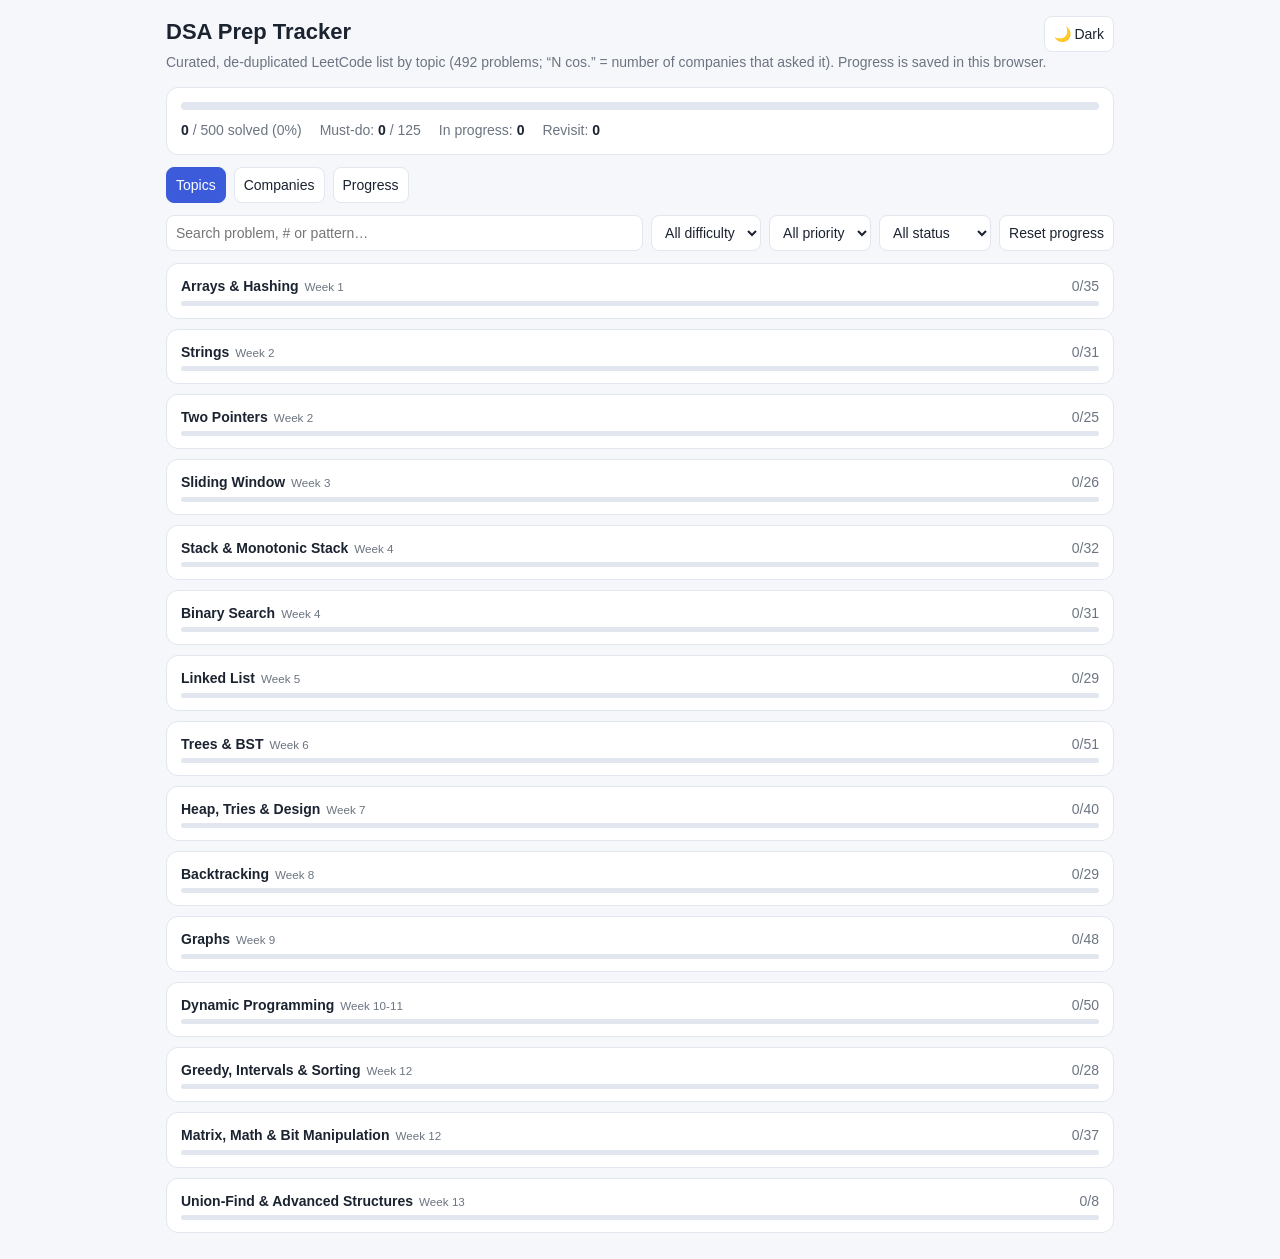
<file: index.html>
<!doctype html>
<html lang="en">
  <head>
    <meta charset="utf-8" />
    <meta
      name="viewport"
      content="width=device-width, initial-scale=1, viewport-fit=cover"
    />
    <title>DSA Prep Tracker</title>
    <script>
      try {
        var _t = localStorage.getItem("dsa_theme");
        if (_t) document.documentElement.setAttribute("data-theme", _t);
      } catch (e) {}
    </script>
    <link rel="stylesheet" href="style.css" />
  </head>
  <body>
    <div class="w">
      <div class="hd">
        <h1>DSA Prep Tracker</h1>
        <button id="th" title="Toggle light/dark theme"></button>
      </div>
      <p class="sub">
        Curated, de-duplicated LeetCode list by topic (492 problems; “N cos.” =
        number of companies that asked it). Progress is saved in this browser.
      </p>
      <div class="card top">
        <div class="bar"><i id="pb"></i></div>
        <div class="stats" id="st"></div>
      </div>
      <div class="tabs">
        <button id="tt" class="on">Topics</button
        ><button id="tc">Companies</button><button id="tp">Progress</button>
      </div>
      <div class="f">
        <input id="q" placeholder="Search problem, # or pattern…" />
        <select id="fd">
          <option value="">All difficulty</option>
          <option>Easy</option>
          <option>Medium</option>
          <option>Hard</option>
        </select>
        <select id="fp">
          <option value="">All priority</option>
          <option>Must</option>
          <option>Should</option>
          <option>Stretch</option>
        </select>
        <select id="fs">
          <option value="">All status</option>
          <option>Not Started</option>
          <option>In Progress</option>
          <option>Solved</option>
          <option>Revisit</option>
        </select>
        <select id="co" hidden></select
        ><select id="tw" hidden>
          <option value="3">All time</option>
          <option value="2">Last 6 months</option>
          <option value="1">Last 3 months</option>
          <option value="0">Last 30 days</option></select
        ><button id="rs">Reset progress</button>
      </div>
      <div id="app"></div>
    </div>
    <script src="data.js"></script>
    <script src="companies.js"></script>
    <script src="script.js"></script>
  </body>
</html>
</file>
<file: style.css>
:root {
  --bg: #f6f7fb;
  --card: #fff;
  --tx: #1b2330;
  --mu: #6b7480;
  --bd: #e2e6ee;
  --ac: #3b5bdb;
  --ok: #2f9e44;
  --wa: #e8890c;
  --er: #d6336c;
  --e: #2f9e44;
  --m: #e8890c;
  --h: #d6336c;
  box-sizing: border-box;
  padding-top: env(safe-area-inset-top, 0px);
  padding-bottom: env(safe-area-inset-bottom, 0px);
}

@media (prefers-color-scheme: dark) {
  :root:not([data-theme="light"]) {
    --bg: #0f1420;
    --card: #171e2e;
    --tx: #e6eaf2;
    --mu: #98a2b3;
    --bd: #27314a;
    --ac: #748ffc;
  }
}

:root[data-theme="dark"] {
  --bg: #0f1420;
  --card: #171e2e;
  --tx: #e6eaf2;
  --mu: #98a2b3;
  --bd: #27314a;
  --ac: #748ffc;
}

html {
  scroll-padding-top: env(safe-area-inset-top, 0px);
}

* {
  box-sizing: border-box;
}
body {
  margin: 0;
  background: var(--bg);
  color: var(--tx);
  font:
    14px/1.45 -apple-system,
    "Segoe UI",
    Roboto,
    Arial,
    sans-serif;
}

.w {
  max-width: 980px;
  margin: 0 auto;
  padding: 16px;
}

h1 {
  font-size: 22px;
  margin: 0 0 2px;
}
.sub {
  color: var(--mu);
  margin: 0 0 14px;
}

.card {
  background: var(--card);
  border: 1px solid var(--bd);
  border-radius: 12px;
}

.top {
  padding: 14px;
  display: grid;
  gap: 10px;
}

.bar {
  height: 8px;
  border-radius: 99px;
  background: var(--bd);
  overflow: hidden;
}
.bar i {
  display: block;
  height: 100%;
  background: var(--ok);
  width: 0;
  transition: width 0.3s;
}

.stats {
  display: flex;
  flex-wrap: wrap;
  gap: 8px 18px;
  color: var(--mu);
}
.stats b {
  color: var(--tx);
}

.f {
  display: flex;
  flex-wrap: wrap;
  gap: 8px;
  margin: 12px 0;
}

.f input,
.f select,
button {
  background: var(--card);
  color: var(--tx);
  border: 1px solid var(--bd);
  border-radius: 8px;
  padding: 7px 9px;
  font: inherit;
}

.f input {
  flex: 1 1 180px;
}
button {
  cursor: pointer;
}

details {
  margin-bottom: 10px;
  overflow: hidden;
}
summary {
  list-style: none;
  cursor: pointer;
  padding: 12px 14px;
  display: grid;
  grid-template-columns: 1fr auto;
  gap: 4px 10px;
  align-items: center;
}

summary::-webkit-details-marker {
  display: none;
}
.tn {
  font-weight: 600;
}
.tn small {
  color: var(--mu);
  font-weight: 400;
  margin-left: 6px;
}

.cnt {
  color: var(--mu);
  font-variant-numeric: tabular-nums;
}
summary .bar {
  grid-column: 1/3;
  height: 5px;
}

.tc {
  padding: 0 14px 8px;
  color: var(--mu);
  font-size: 12.5px;
}

.sc {
  overflow-x: auto;
}
.r {
  display: grid;
  grid-template-columns: 120px 52px minmax(200px, 1.2fr) 70px 64px minmax(
      160px,
      1.6fr
    );
  gap: 8px;
  align-items: center;
  padding: 8px 14px;
  border-top: 1px solid var(--bd);
  min-width: 720px;
}

.r.s-Solved {
  background: color-mix(in srgb, var(--ok) 10%, transparent);
}
.r.s-Revisit {
  background: color-mix(in srgb, var(--er) 9%, transparent);
}
.r.s-In\ Progress {
  background: color-mix(in srgb, var(--wa) 11%, transparent);
}

.r select {
  width: 100%;
  padding: 4px 6px;
  font-size: 12.5px;
}
.r a {
  color: var(--ac);
  text-decoration: none;
  font-weight: 500;
}
.r a:hover {
  text-decoration: underline;
}

.n {
  color: var(--mu);
  font-variant-numeric: tabular-nums;
}
.d-Easy {
  color: var(--e);
}
.d-Medium {
  color: var(--m);
}
.d-Hard {
  color: var(--h);
}

.p-Must {
  font-weight: 700;
}
.p-Stretch {
  color: var(--mu);
  font-style: italic;
}
.id {
  color: var(--mu);
  font-size: 12.5px;
}

.empty {
  padding: 30px;
  text-align: center;
  color: var(--mu);
}

.tabs {
  display: flex;
  flex-wrap: wrap;
  gap: 8px;
  margin: 12px 0;
}
.tabs button.on {
  background: var(--ac);
  color: #fff;
  border-color: var(--ac);
}
.cs {
  color: var(--mu);
  margin: 10px 0 0;
}

.hd {
  display: flex;
  justify-content: space-between;
  align-items: flex-start;
  gap: 10px;
}
.rp {
  width: 100%;
  border-collapse: collapse;
  min-width: 760px;
}
.rp th,
.rp td {
  padding: 8px 12px;
  border-top: 1px solid var(--bd);
  text-align: left;
  white-space: nowrap;
  font-variant-numeric: tabular-nums;
}
.rp th {
  color: var(--mu);
  font-weight: 500;
  border-top: 0;
}
.rp tfoot td {
  font-weight: 700;
}
.pb {
  display: inline-block;
  width: 90px;
  height: 6px;
  vertical-align: middle;
  margin-right: 8px;
}
.act {
  display: flex;
  flex-wrap: wrap;
  gap: 8px;
  padding: 12px 14px;
  border-bottom: 1px solid var(--bd);
  align-items: center;
  color: var(--mu);
}
.sm {
  display: grid;
  grid-template-columns: 2fr 1fr 1fr 1fr;
  gap: 10px;
  padding: 14px;
}
.sm > div {
  border: 1px solid var(--bd);
  border-radius: 10px;
  padding: 10px 14px;
}
.sm b {
  display: block;
  font-size: 24px;
  line-height: 1.2;
}
.sm span {
  color: var(--mu);
  font-size: 12px;
}
.sm .big {
  background: color-mix(in srgb, var(--ok) 12%, transparent);
  border-color: var(--ok);
}
.sm .big b {
  color: var(--ok);
  font-size: 32px;
}
.sm .bar {
  margin-top: 8px;
}
.nf {
  margin: 0 14px 12px;
  padding: 8px 12px;
  border-radius: 8px;
  background: color-mix(in srgb, var(--ac) 12%, transparent);
  border-left: 3px solid var(--ac);
}
.rp b.ok,
.rp b.mid {
  font-weight: 700;
}
.rp b.ok {
  color: var(--ok);
}
.rp b.mid {
  color: var(--wa);
}
.rp i.ok {
  background: var(--ok);
}
.rp i.mid {
  background: var(--wa);
}
.rp i.low {
  background: var(--ac);
}
.rp tr.t-ok {
  background: color-mix(in srgb, var(--ok) 10%, transparent);
}
.rp tr.t-mid {
  background: color-mix(in srgb, var(--wa) 9%, transparent);
}
@media (max-width: 600px) {
  .sm {
    grid-template-columns: 1fr 1fr;
  }
  .sm .big {
    grid-column: 1/3;
  }
}
</file>
